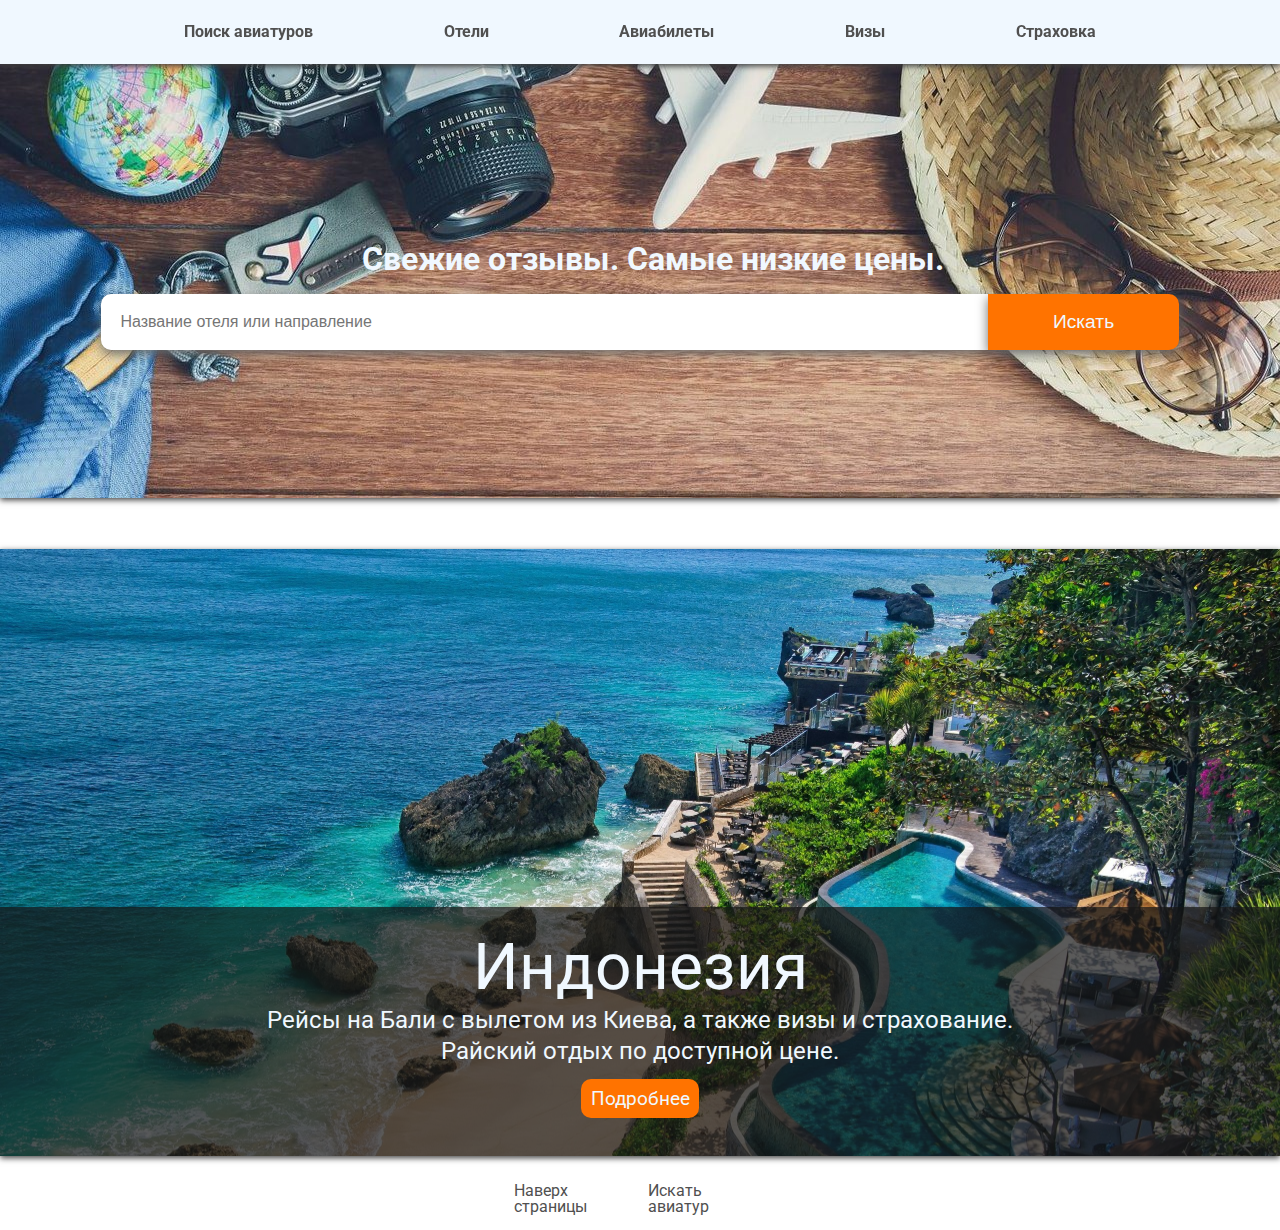
<file: index.html>
<!DOCTYPE html>
<html lang="en">

<head>
    <meta charset="UTF-8">
    <meta http-equiv="X-UA-Compatible" content="IE=edge">
    <meta name="viewport" content="width=device-width, initial-scale=1.0">
    <title> ✈ Alladin Travel </title>
    <link rel="stylesheet" href="css/style.css">
    <link rel="preconnect" href="https://fonts.googleapis.com">
    <link rel="preconnect" href="https://fonts.gstatic.com" crossorigin>
    <link href="https://fonts.googleapis.com/css2?family=Roboto:wght@400;700&display=swap" rel="stylesheet">
</head>

<body>
    <!-- Фиксированное меню в заголовке -->
    <header class="header">
        <ul class="header__menu">
            <li class="header__menu--item">
                <a class="menu__link" href="https://aventour.ua" target="_blank">
                    Поиск авиатуров
                </a>
            </li>
            <li class="header__menu--item">
                <a class="menu__link" href="https://www.booking.com/" target="_blank">
                    Отели
                </a>
            </li>
            <li class="header__menu--item">
                <a class="menu__link" href="https://avia.tickets.ua/" target="_blank">
                    Авиабилеты
                </a>
            </li>
            <li class="header__menu--item">
                <a class="menu__link" href="https://visa-svit.com.ua/" target="_blank">
                    Визы
                </a>
            </li>
            <li class="header__menu--item">
                <a class="menu__link" href="https://parasol.ua/ua/travel" target="_blank">
                    Страховка
                </a>
            </li>
        </ul>
    </header>
    <!-- Блок поиска туров -->
    <div class="wrapper" id="wrapper">
        <p>
            Свежие отзывы. Самые низкие цены.
        </p>
        <form class="wrapper__form" action="https://fom.in.ua/echo" target="_blank">
            <input type="text" name="text" class="search" placeholder="Название отеля или направление">
            <input type="submit" name="submit" class="submit" value="Искать">
        </form>
    </div>
    <!-- Блок со специальным горячим предложением -->
    <div class="main">
        <div class="main__item">
            <p>Индонезия
            </p>
            <p>
                Рейсы на Бали с вылетом из Киева, а также визы и страхование.
            </p>
            <p>
                Райский отдых по доступной цене.
            </p>
            <a class="btn" href="pages/additional.html" target="_blank">
                Подробнее
            </a>
        </div>
    </div>
    <!-- Футер с навигацией -->
    <footer class="footer">
        <a class="nav" href="#top">
            Наверх страницы
        </a>
        <a class="nav" href="#wrapper">
            Искать авиатур
        </a>
    </footer>
</body>

</html>
</file>
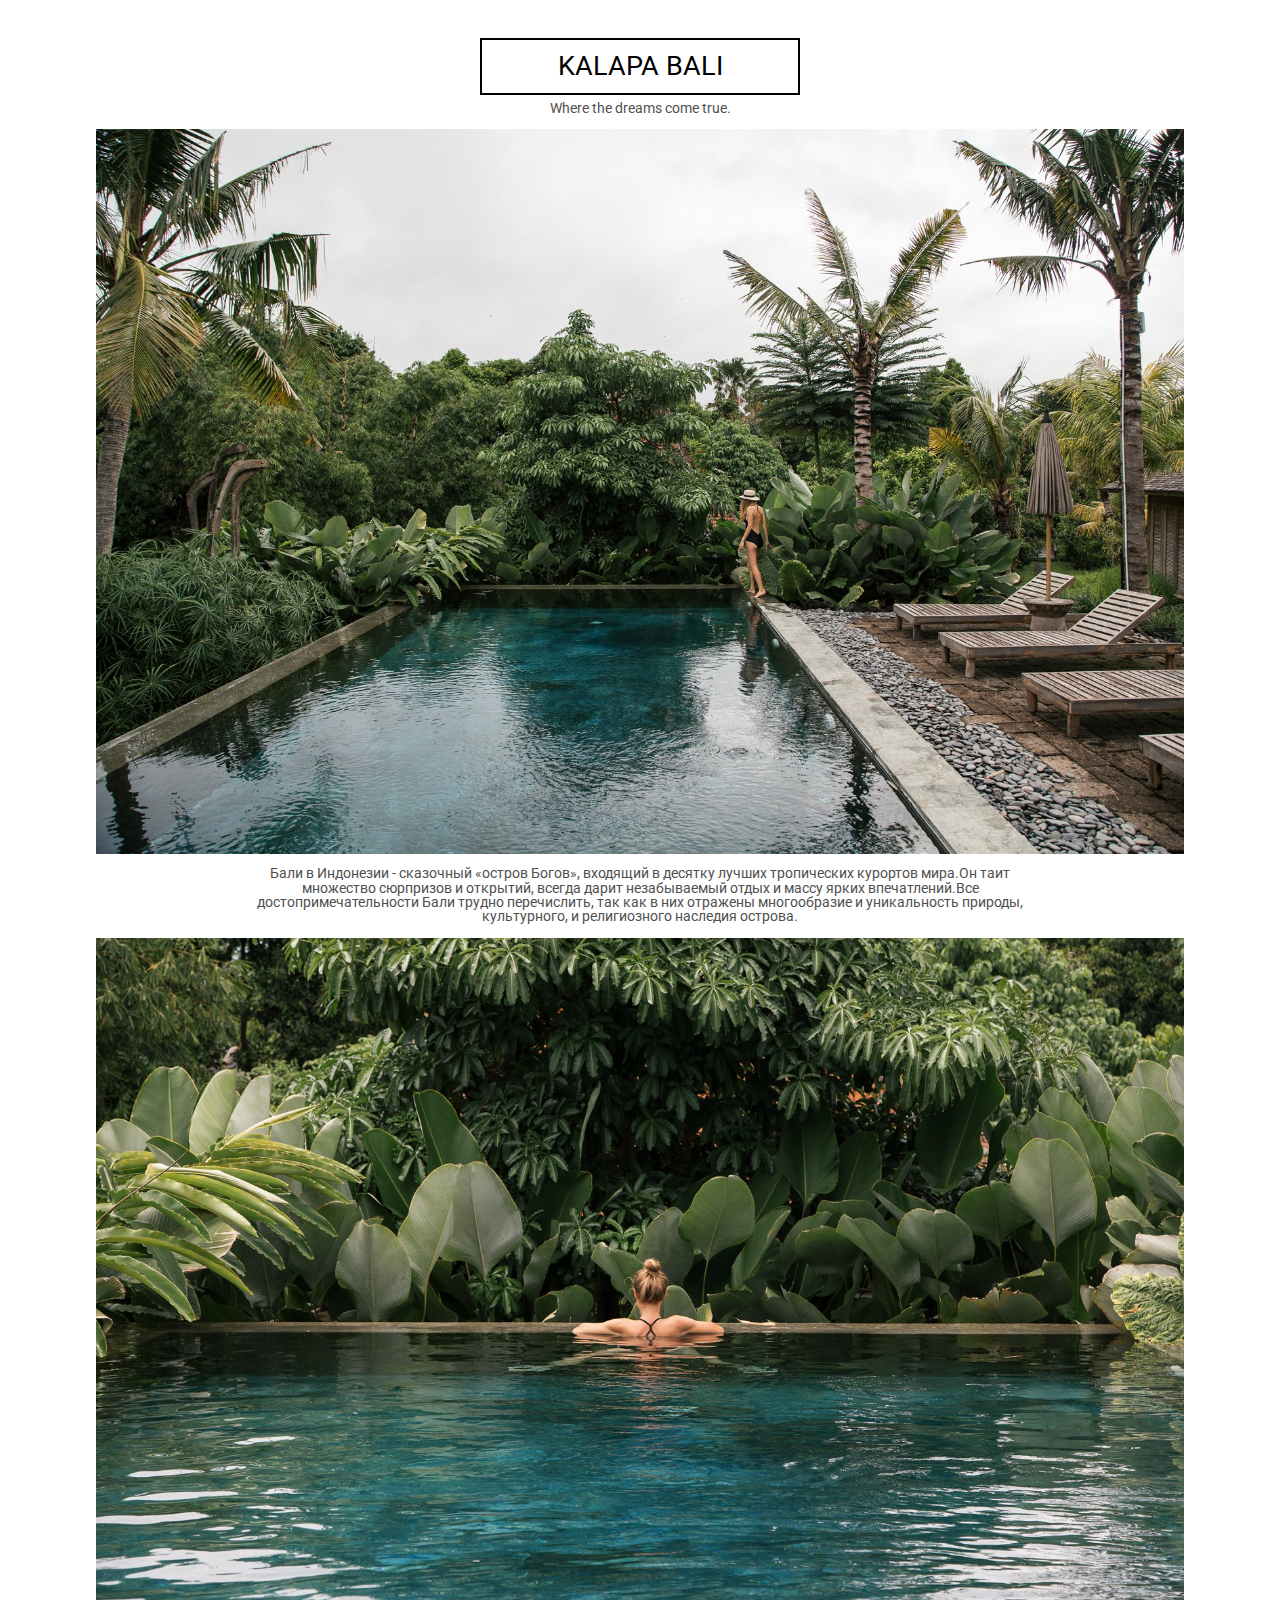
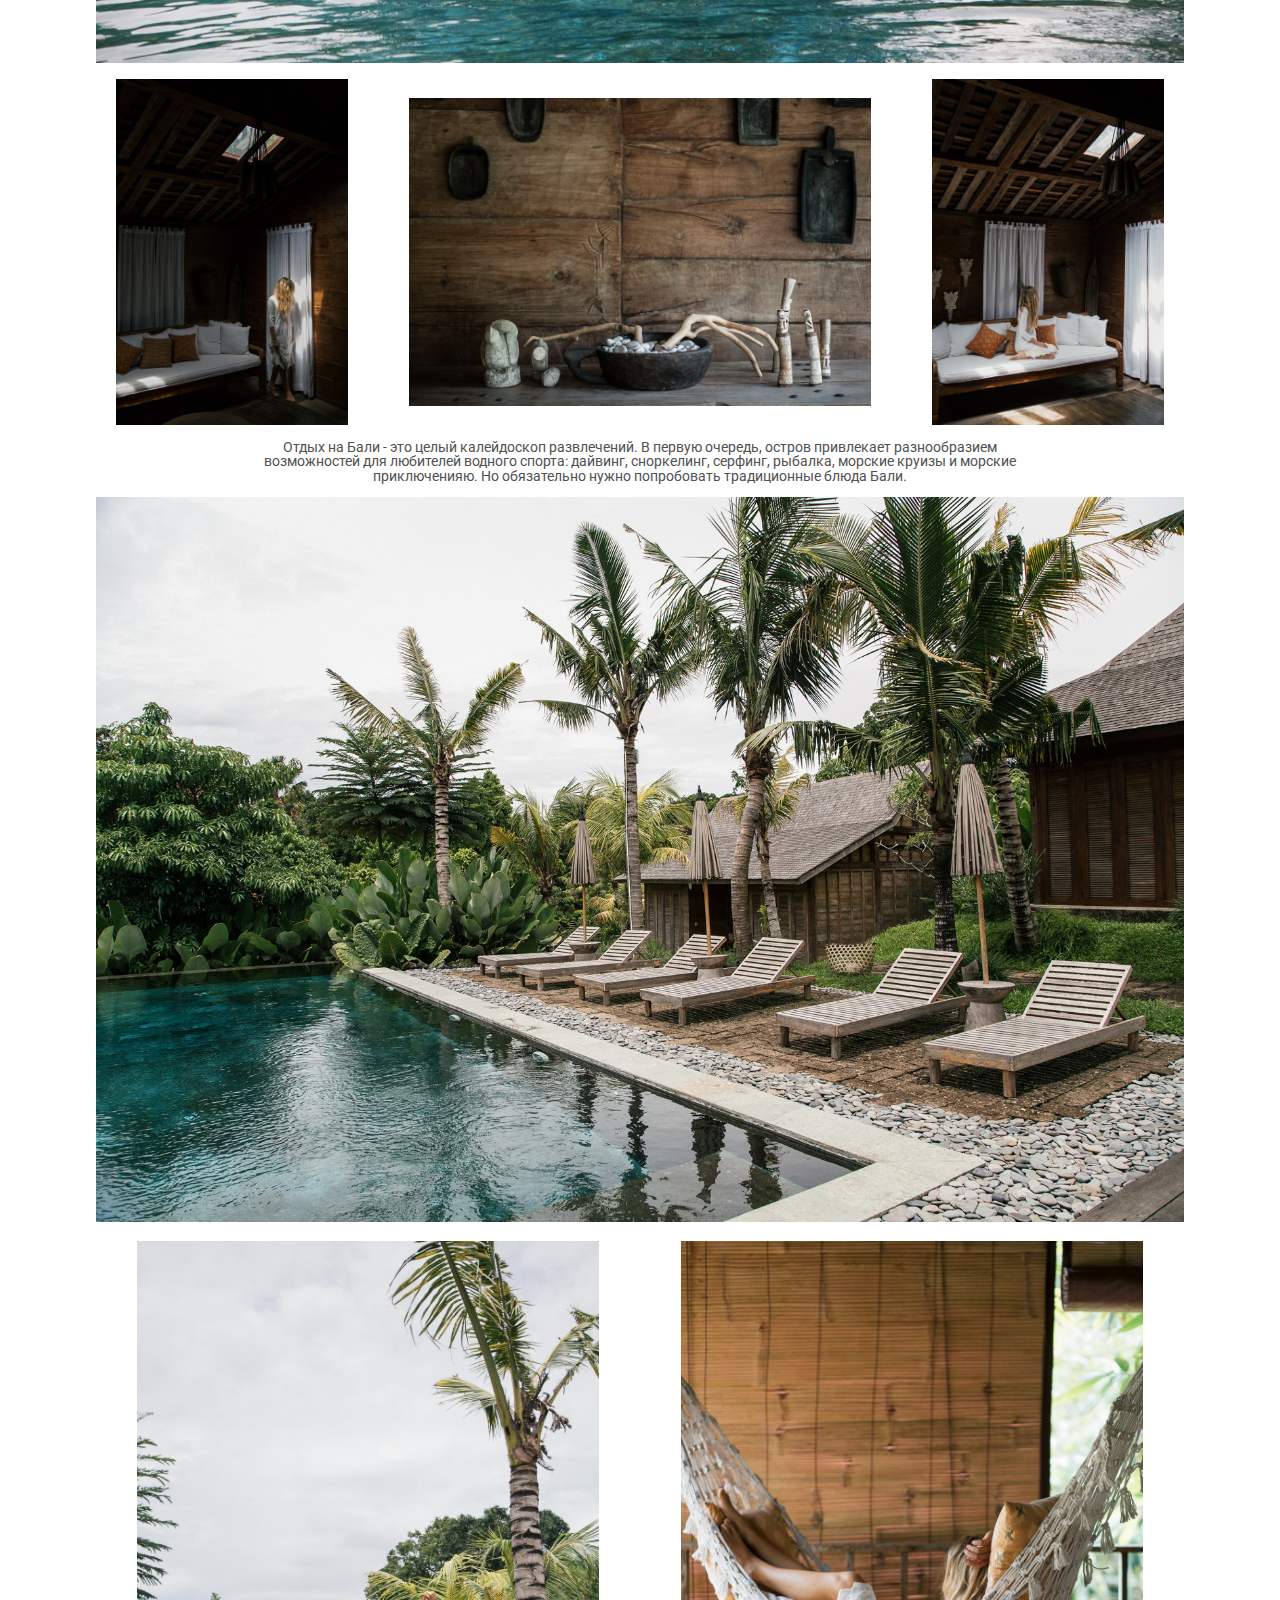
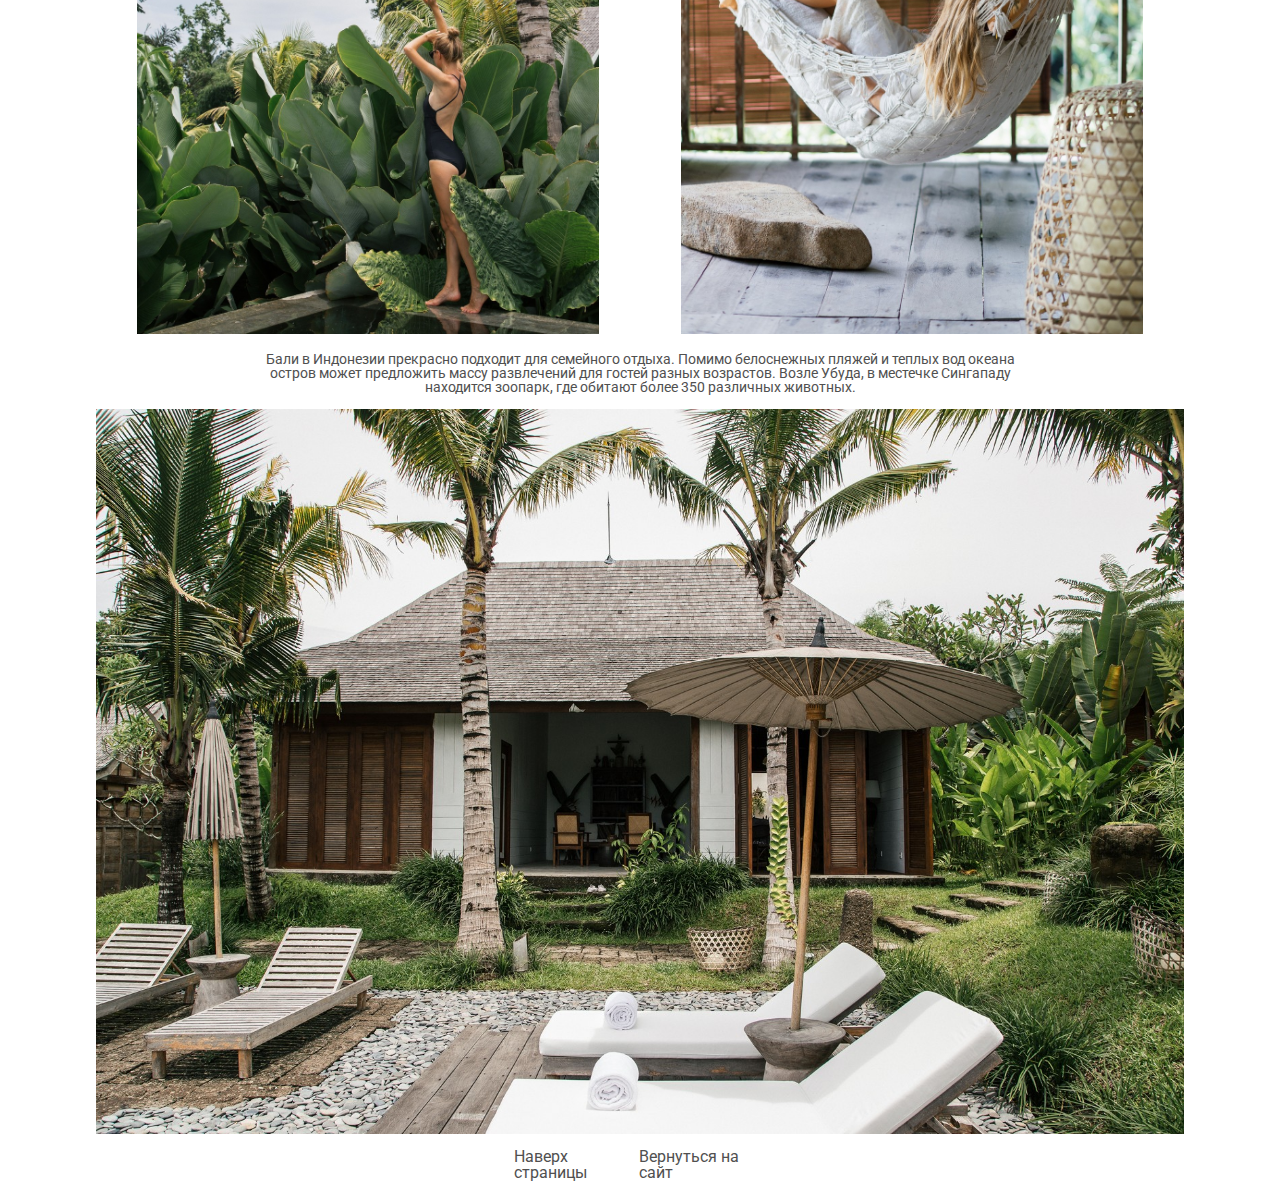
<file: pages/additional.html>
<!DOCTYPE html>
<html lang="en">
    
<head>
    <meta charset="UTF-8">
    <meta http-equiv="X-UA-Compatible" content="IE=edge">
    <meta name="viewport" content="width=device-width, initial-scale=1.0">
    <title> ✈ Alladin Travel </title>
    <link rel="stylesheet" href="../css/style.css">
    <link rel="preconnect" href="https://fonts.googleapis.com">
    <link rel="preconnect" href="https://fonts.gstatic.com" crossorigin>
    <link href="https://fonts.googleapis.com/css2?family=Roboto:wght@400;700&display=swap" rel="stylesheet">
</head>

<body>
    <!-- Заголовок -->
    <div class="container">
        <div class="container__block">
            KALAPA BALI
        </div>
        <div class="container__block--secondary">
            Where the dreams come true.
        </div>
        <!-- Основная информация о стране -->
        <div>
            <img src="../img/additional_1.jpg" alt="forest,pool,woman">
        </div>
        <p>
            Бали в Индонезии - сказочный «остров Богов», входящий в десятку лучших тропических курортов мира.Он таит множество сюрпризов и открытий, всегда дарит незабываемый отдых и массу ярких впечатлений.Все достопримечательности Бали трудно перечислить, так как в них отражены многообразие и уникальность природы, культурного, и религиозного наследия острова.
        </p>
        <div>
            <img src="../img/additional_2.jpg" alt="woman in pool">
        </div>
        <div class="container__item">
            <div>
                <img src="../img/additional_3.jpg" alt="beautiful woman">
            </div>
            <div>
                <img src="../img/additional_4.jpg" alt="strange artifacts">
            </div>
            <div>
                <img src="../img/additional_5.jpg" alt="woman on sofa">
            </div>
        </div>
        <p>
            Отдых на Бали - это целый калейдоскоп развлечений. В первую очередь, остров привлекает разнообразием возможностей для любителей водного спорта: дайвинг, сноркелинг, серфинг, рыбалка, морские круизы и морские приключенияю. Но обязательно нужно попробовать традиционные блюда Бали.
        </p>
        <div>
            <img src="../img/additional_6.jpg" alt="pretty house">
        </div>
        <div class="container__item">
            <div>
                <img src="../img/additional_7.jpg" alt="beautiful woman near the tree">
            </div>
            <div>
                <img src="../img/additional_8.jpg" alt="beautiful woman resting in hammock">
            </div>
        </div>
        <p>
            Бали в Индонезии прекрасно подходит для семейного отдыха. Помимо белоснежных пляжей и теплых вод океана остров может предложить массу развлечений для гостей разных возрастов. Возле Убуда, в местечке Сингападу находится зоопарк, где обитают более 350 различных животных.
        </p>
        <div>
            <img src="../img/additional_9.jpg" alt="pretty house with pool">
        </div>
    </div>
    <!-- Футер с навигацией -->
    <footer class="footer">
        <a class="nav" href="#top">
            Наверх страницы
        </a>
        <a class="nav" href="../index.html">
            Вернуться на сайт
        </a>
    </footer>
</body>

</html>
</file>
<file: css/style.css>
* {
  margin: 0; /* Аннулируем внешние отступы  */
  padding: 0; /* Аннулируем внутренние отступы */
  border: 0; /* Аннулируем границы блока */
  outline: 0; /* Аннулируем дополнительные рамки за пределами блока */
  box-sizing: border-box; /* Задаем параметр границам блока */
}

html {
  font-size: 16px; /* Задаем размер шрифта  */
  scroll-behavior: smooth; /* Плавное прокручивание вдоль страницы  */
}

body {
  font-family: 'Roboto', sans-serif; /* Задаем стандратный шрифт для всей страницы  */
  font-size: 1rem; /* Задаем размер шрифта в rem  */
  line-height: 1; /* Задаем величину пространства между строками  */
}

a {
  text-decoration: none; /* Убираем стандратную стилизацию для ссылок  */
}

body,
.header,
.main,
.container,
.main__item {
  width: 100%; /* Задаем ширину для группы элементов  */
}

.header,
.header__menu,
.wrapper,
.wrapper p,
.wrapper__form,
.wrapper__item--contacts,
.container__item,
.footer {
  display: flex; /* Задаем способ компоновки контента для группы элементов */
}

.header,
.wrapper,
.wrapper p,
.wrapper__form {
  justify-content: center; /* задаем пространство между и вокруг элементов контента вдоль главной оси flex контейнера */
}

.header,
.wrapper,
.main {
  box-shadow: 0 2px 6px rgb(63, 63, 63); /* Тень по границам блока */
}

.search,
.submit {
  box-shadow: 0 4px 12px rgb(107, 107, 107); /* Тень по границам блока */
}

.menu__link:hover,
.submit,
.btn,
.nav {
  cursor: pointer; /* Стиль курсора при наведении */
}

.wrapper p,
.submit,
.main__item,
.btn {
  color: aliceblue; /* Цвет шрифта */
}

.menu__link,
.container__block--secondary,
.container p,
.nav {
  color: rgb(80, 80, 80); /* Цвет шрифта */
}

.container img:nth-child(1),
.container img:nth-child(2),
.container__item {
  width: 85%; /* Задаем ширину элемента */
}

.container img:nth-child(1),
.container img:nth-child(2),
.container__item,
.footer {
  margin: 1% auto; /* Внешние отступы */
}

.main__item,
.main__item,
.container__block,
.container__block--secondary,
.container p {
  text-align: center; /* Расположение текста внутри блока */
}

.wrapper,
.main {
  background-size: cover; /* Растягивание фона с сохранением пропорций */
}

.submit,
.btn {
  background-color: rgb(255, 115, 0); /* Цвет фона */
}

.header,
.search {
  font-size: 1rem; /* Размер шрифта в rem */
}

.header__menu--item,
.btn {
  display: inline-block; /* Задаем свойства строчно-блочного эелемента */
}

.container img:nth-child(1),
.container img:nth-child(2),
.container p {
  display: block; /* Превращаем в блочный элемент */
}

.container p,
.container__block--secondary {
  font-size: 0.9rem; /* Размер шрифта в rem */
}

.header,
.wrapper p {
  font-weight: 700; /* Начертание шрифта(жирность) */
}

.header {
  position: fixed; /* Фиксируем элемент */
  top: 0; /* Направление фиксации */
  padding: 1.5% 1%; /* Внутренние отступы */
  background-color: aliceblue; /* Цвет фона блока */
}

.header__menu {
  justify-content: space-between; /* Задаем расстояние между эелементам контейнера и границами блока */
  width: 75%; /* Ширина эелемента */
}

.header__menu--item {
  padding: 0.5% 1.5%; /* Внутренние отступы */
}

.menu__link:hover {
  color: rgb(255, 115, 0); /* Цвет шрифта при наведении курсора */
}

.wrapper {
  flex-direction: column; /* Задаем вертикальное положение контента */
  background-image: url(../img/header_logo.jpg); /* Фоновое изображение */
  margin-top: 4.5%; /* Внешний отступ сверху */
}

.wrapper p {
  width: 50%;
  margin: 14% 26% 0.5%; /* Внешние отступы */
  padding: 0.5%; /* Внутренние отступы */
  font-size: 2rem; /* Размер шрифта в rem */
}

.wrapper__form {
  margin: 0% 0% 11% 0%; /* Внешние отступы */
  padding: 0.5%; /* Внутренние отступы */
}

.search {
  width: 70%; /* Ширина эелемента */
  padding: 1.5%; /* Внутренние отступы */
  border-radius: 10px 0px 0px 10px;
}

.submit {
  width: 15%; /* Ширина эелемента */
  font-size: 1.2rem; /* Размер шрифта в rem */
  border-radius: 0px 10px 10px 0px; /* Округление эелемента */
}

.main {
  margin: 4% auto 2%; /* Внешние отступы */
  padding: 10% 0% 0%; /* Внутренние отступы */
  background-image: url(../img/indonesia.jpg); /* Фоновое изображение */
}

.main__item {
  margin-top: 18%; /* Внешний отступ сверху */
  padding: 2%; /* Внутренние отступы */
  font-size: 1.5rem; /* Размер шрифта в rem */
  background-color: rgba(22, 22, 22, 0.7); /* Темный фон */
}

.main__item p {
  padding: 0.3%; /* Внутренние отступы */
}

.main__item p:nth-of-type(1) {
  font-size: 4rem; /* Размер шрифта в rem */
}

.btn {
  margin: 1%; /* Внешние отступы */
  padding: 0.8%; /* Внутренние отступы */
  border-radius: 10px;
  font-size: 1.2rem; /* Размер шрифта в rem */
}

.container p {
  width: 60%; /* Ширина эелемента */
  margin: 1% auto 1%; /* Внешние отступы*/
}

.container__block {
  width: 25%; /* Ширина эелемента */
  margin: 3% auto 0%; /* Внешние отступы */
  padding: 1%; /* Внутренние отступы */
  font-size: 1.7rem; /* Размер шрифта в rem */
  border: 2px solid black; /* Границы блока */
}
.container__block--secondary{
  margin-top: 0.5%; /* Внешний отступ сверху */
}

.container__item {
  align-items: center; /* Расположение контента внутри блока */
}

.footer {
  justify-content: space-around; /* Задаем расстояние между эелементам контейнера и границами блока */
  width: 20%; /* Ширина эелемента */
  margin: 0% auto 1%; /* Внешние отступы*/
}

.nav {
  padding: 0.8%; /* Внутренние отступы*/
}
</file>
